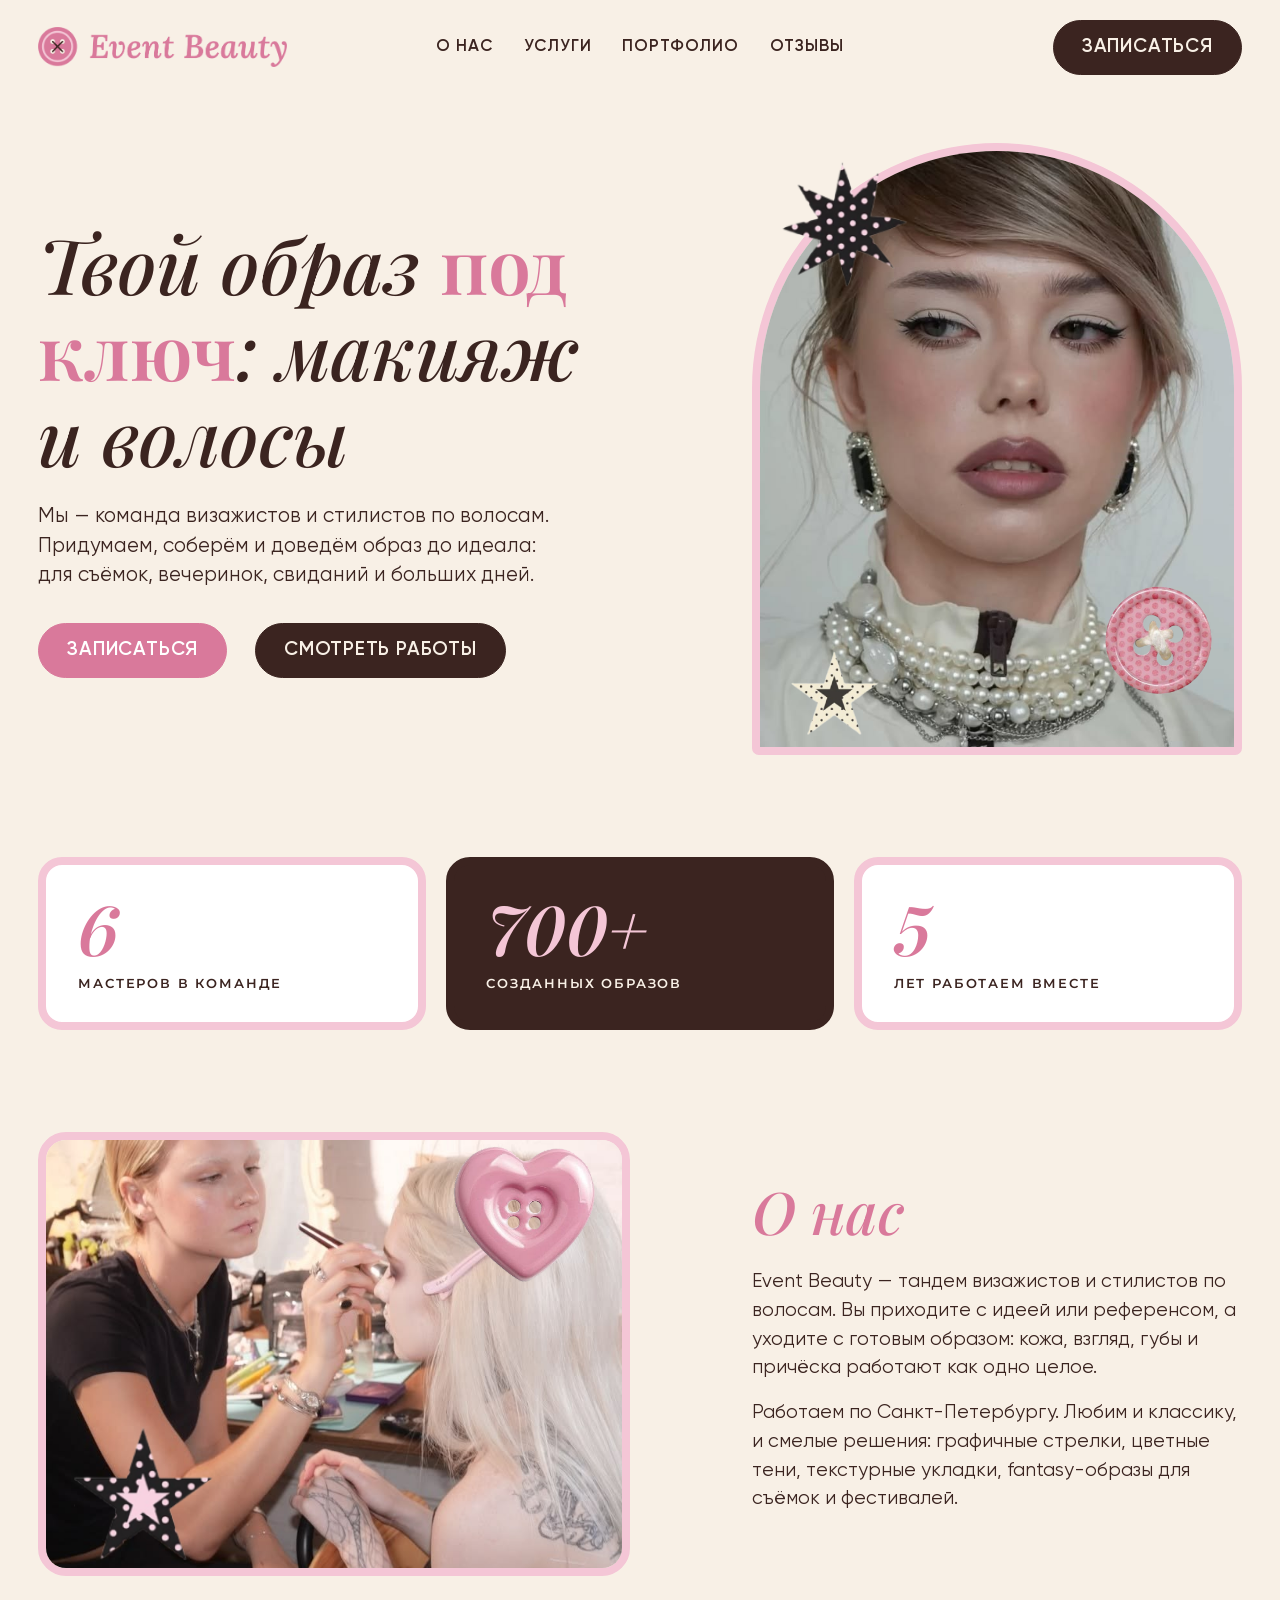
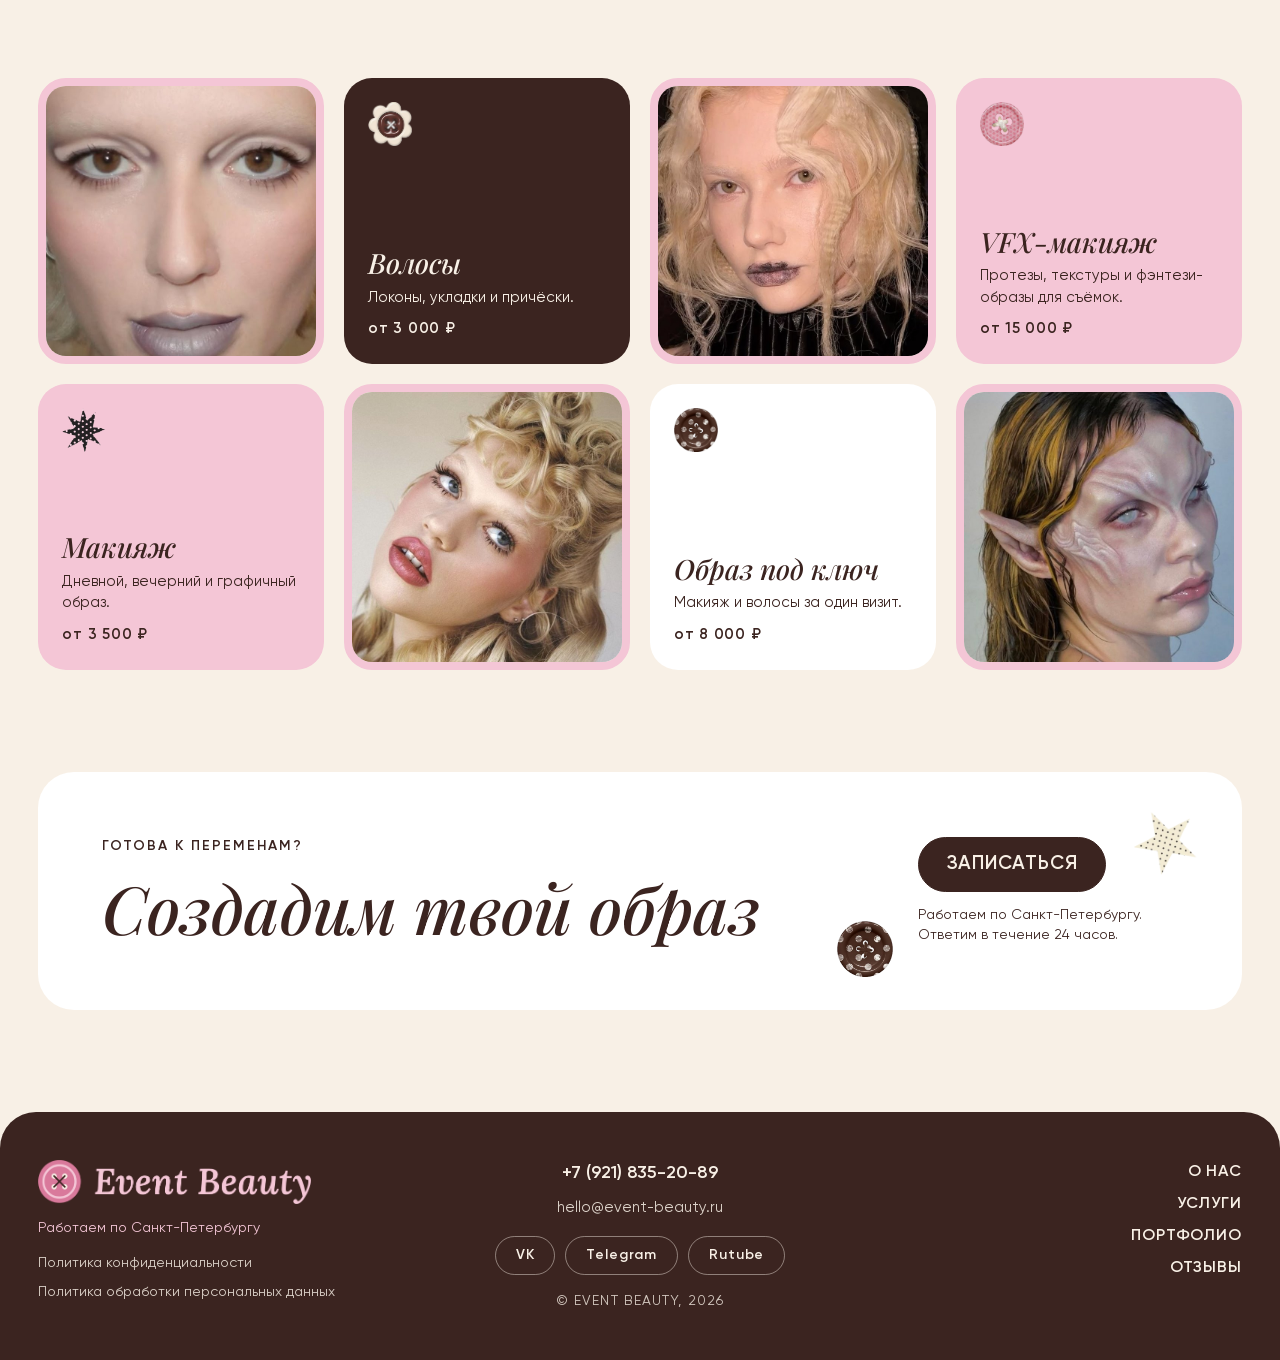
<file: index.html>
<!DOCTYPE html>
<html lang="ru">
<head>
    <meta charset="UTF-8">
    <meta name="viewport" content="width=device-width, initial-scale=1">
    <link rel="icon" type="image/svg+xml" href="images/logo-mark.svg">
    <title>Event Beauty — визажист</title>
    <link rel="preconnect" href="https://fonts.googleapis.com">
    <link rel="preconnect" href="https://fonts.gstatic.com" crossorigin>
    <link href="https://fonts.googleapis.com/css2?family=Playfair+Display:ital,wght@1,500;1,600&family=Playfair+Display:wght@600&family=Montserrat:wght@600;800&display=swap" rel="stylesheet">
    <link rel="stylesheet" href="css/style.css">
</head>
<body class="page-index">
 <div class="wrapper">
  <header class="header">
    <a href="index.html" class="logo header__logo" aria-label="Event Beauty"><img src="images/logo.png" alt="Event Beauty" class="logo__img"></a>
    <nav class="header__nav">
      <ul class="header__list">
        <li><a href="index.html">О нас</a></li>
        <li><a href="#!">Услуги</a></li>
        <li><a href="portfolio.html">Портфолио</a></li>
        <li><a href="#!">Отзывы</a></li>
      </ul>
    </nav>
    <div class="header__cta"><a href="booking.html" class="btn__violet">ЗАПИСАТЬСЯ</a></div>
  </header>
  <main class="main">
    <section class="hero">
      <div class="hero__text c-6">
        <h1 class="hero__title">Твой образ <em>под ключ</em>: макияж и волосы</h1>
        <p class="hero__lead">Мы — команда визажистов и стилистов по волосам. Придумаем, соберём и доведём образ до идеала: для съёмок, вечеринок, свиданий и больших дней.</p>
        <div class="hero__actions">
          <a href="booking.html" class="btn__lime">ЗАПИСАТЬСЯ</a>
          <a href="portfolio.html" class="btn__violet">СМОТРЕТЬ РАБОТЫ</a>
        </div>
      </div>
      <div class="hero__photo c-5">
        <img src="./images/hero.jpg" alt="Макияж с жемчужными акцентами">
        <img src="./images/s1.png" alt="" class="deco deco--star1">
        <img src="./images/b1.png" alt="" class="deco deco--btn1">
        <img src="./images/s2.png" alt="" class="deco deco--star2">
      </div>
    </section>

    <div class="stats">
      <div class="stat c-4"><b>6</b><span>мастеров в команде</span></div>
      <div class="stat c-4"><b>700+</b><span>созданных образов</span></div>
      <div class="stat c-4"><b>5</b><span>лет работаем вместе</span></div>
    </div>

    <section class="about">
      <div class="about__photo c-6">
        <img src="./images/about.jpg" alt="Визажист работает над образом">
        <img src="./images/b2.png" alt="" class="deco deco--btn2">
        <img src="./images/s4.png" alt="" class="deco deco--star3">
      </div>
      <div class="about__text c-5">
        <h2 class="about__title">О нас</h2>
        <p>Event Beauty — тандем визажистов и стилистов по волосам. Вы приходите с идеей или референсом, а уходите с готовым образом: кожа, взгляд, губы и причёска работают как одно целое.</p>
        <p>Работаем по Санкт-Петербургу. Любим и классику, и смелые решения: графичные стрелки, цветные тени, текстурные укладки, fantasy-образы для съёмок и фестивалей.</p>
      </div>
    </section>
    <div class="services">
      <article class="service c-3"><img src="./images/p4.jpg" alt="Макияж" class="service__photo"><div class="service__card"><img src="./images/s1.png" alt="" class="service__icon"><div><h3>Макияж</h3><p>Дневной, вечерний и графичный образ.</p><p class="service__price">от 3 500 ₽</p></div></div></article>
      <article class="service c-3"><div class="service__card service__card--brown"><img src="./images/b4.png" alt="" class="service__icon"><div><h3>Волосы</h3><p>Локоны, укладки и причёски.</p><p class="service__price">от 3 000 ₽</p></div></div><img src="./images/p6.jpg" alt="Волосы" class="service__photo"></article>
      <article class="service c-3"><img src="./images/p3.jpg" alt="Образ под ключ" class="service__photo"><div class="service__card service__card--white"><img src="./images/b3.png" alt="" class="service__icon"><div><h3>Образ под ключ</h3><p>Макияж и волосы за один визит.</p><p class="service__price">от 8 000 ₽</p></div></div></article>
      <article class="service c-3"><div class="service__card"><img src="./images/b1.png" alt="" class="service__icon"><div><h3>VFX-макияж</h3><p>Протезы, текстуры и фэнтези-образы для съёмок.</p><p class="service__price">от 15 000 ₽</p></div></div><img src="./images/p2.jpg" alt="VFX-макияж" class="service__photo"></article>
    </div>

    <section class="have_idea">
      <div class="have_idea__text">
        <p class="have_idea_subtitle">ГОТОВА К ПЕРЕМЕНАМ?</p>
        <h2 class="create">Создадим твой образ</h2>
      </div>
      <div class="have_idea__action">
        <a href="booking.html" class="btn__violet" id="index_btn_bottom">ЗАПИСАТЬСЯ</a>
        <p class="have_idea__note">Работаем по Санкт-Петербургу. Ответим в течение 24 часов.</p>
      </div>
      <img src="./images/s3.png" alt="" class="deco deco--cta1">
      <img src="./images/b3.png" alt="" class="deco deco--cta2">
    </section>
  </main>
 </div>
  <footer class="footer">
   <div class="wrapper">
    <div class="footer_info">
      <div class="footer_left c-4">
        <a href="index.html" class="logo logo--footer" aria-label="Event Beauty"><img src="images/logo-light.png" alt="Event Beauty" class="logo__img"></a>
        <p class="footer_city">Работаем по Санкт-Петербургу</p>
        <ul class="footer__doc">
          <li><a href="#!">Политика конфиденциальности</a></li>
          <li><a href="#!">Политика обработки персональных данных</a></li>
        </ul>
      </div>
      <div class="footer_contacts c-4">
        <a href="tel:+79218352089" class="footer__phone">+7 (921) 835-20-89</a>
        <a href="mailto:hello@event-beauty.ru" class="footer__mail">hello@event-beauty.ru</a>
        <div class="social">
          <a href="#" class="footer-social">VK</a>
          <a href="#" class="footer-social">Telegram</a>
          <a href="#" class="footer-social">Rutube</a>
        </div>
        <p class="footer_copy">© EVENT BEAUTY, 2026</p>
      </div>
      <div class="footer_right c-4">
        <nav class="footer__nav">
          <ul class="footer__list">
            <li><a href="index.html">О НАС</a></li>
            <li><a href="#!">УСЛУГИ</a></li>
            <li><a href="portfolio.html">ПОРТФОЛИО</a></li>
            <li><a href="#!">ОТЗЫВЫ</a></li>
          </ul>
        </nav>
      </div>
    </div>
   </div>
  </footer>
</body>
</html>
</file>
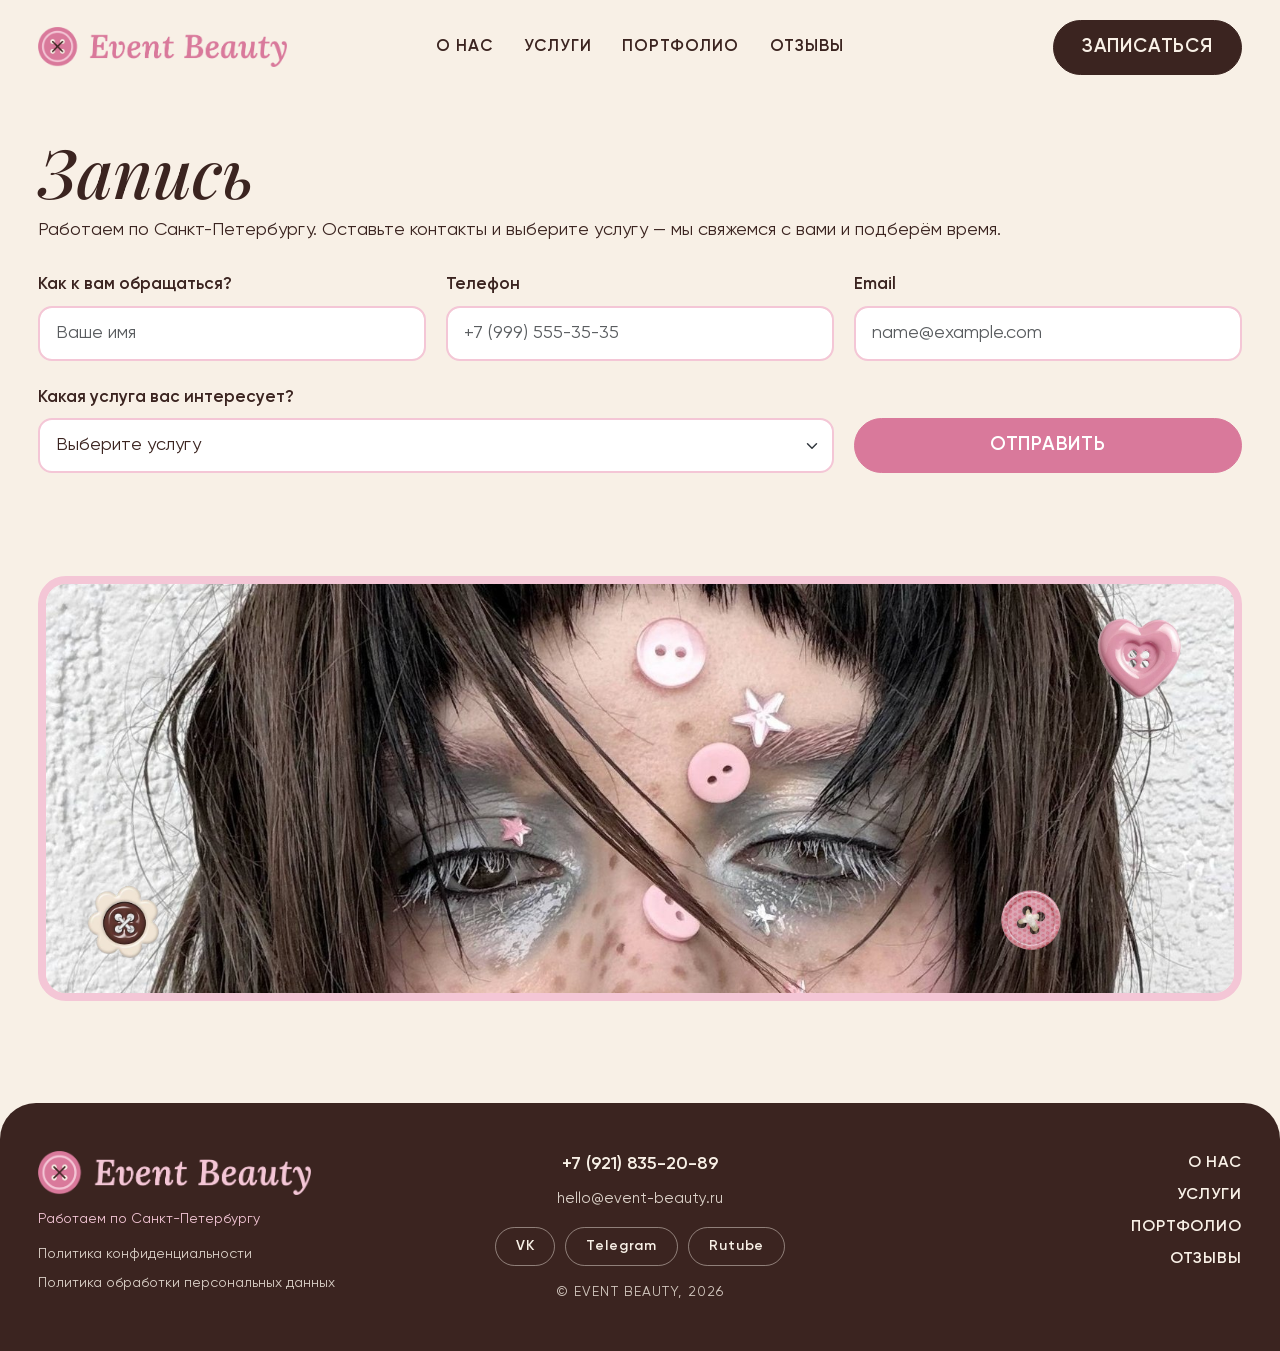
<file: booking.html>
<!DOCTYPE html>
<html lang="ru">
<head>
    <meta charset="UTF-8">
    <meta name="viewport" content="width=device-width, initial-scale=1">
    <link rel="icon" type="image/svg+xml" href="images/logo-mark.svg">
    <title>Запись — Event Beauty</title>
    <link rel="preconnect" href="https://fonts.googleapis.com">
    <link rel="preconnect" href="https://fonts.gstatic.com" crossorigin>
    <link href="https://fonts.googleapis.com/css2?family=Playfair+Display:ital,wght@1,500;1,600&family=Playfair+Display:wght@600&family=Montserrat:wght@600;800&display=swap" rel="stylesheet">
    <link href="https://cdn.jsdelivr.net/npm/bootstrap@5.0.2/dist/css/bootstrap.min.css" rel="stylesheet" integrity="sha384-EVSTQN3/azprG1Anm3QDgpJLIm9Nao0Yz1ztcQTwFspd3yD65VohhpuuCOmLASjC" crossorigin="anonymous">
    <link rel="stylesheet" href="css/style.css">
</head>
<body class="page-booking">
 <div class="wrapper">
  <header class="header">
    <a href="index.html" class="logo header__logo" aria-label="Event Beauty"><img src="images/logo.png" alt="Event Beauty" class="logo__img"></a>
    <nav class="header__nav">
      <ul class="header__list">
        <li><a href="index.html">О нас</a></li>
        <li><a href="#!">Услуги</a></li>
        <li><a href="portfolio.html">Портфолио</a></li>
        <li><a href="#!">Отзывы</a></li>
      </ul>
    </nav>
    <div class="header__cta"><a href="booking.html" class="btn__violet">ЗАПИСАТЬСЯ</a></div>
  </header>
  <main class="main">
    <div class="form_page">
      <h1 class="form_title">Запись</h1>
      <p class="form_lead">Работаем по Санкт-Петербургу. Оставьте контакты и выберите услугу — мы свяжемся с вами и подберём время.</p>
      <form class="form" id="booking-form" action="#">
        <div class="row">
          <div class="col-12 col-md-4"><label for="b_name" class="form-label">Как к вам обращаться?</label><input type="text" class="form-control" id="b_name" placeholder="Ваше имя" autocomplete="given-name" required minlength="2" maxlength="40" pattern="[A-Za-zА-Яа-яЁё]+([ '\-][A-Za-zА-Яа-яЁё]+)*" title="Только буквы, пробел и дефис"><div class="invalid-feedback">Только буквы, пробел и дефис, минимум 2 символа</div></div>
          <div class="col-12 col-md-4"><label for="b_phone" class="form-label">Телефон</label><input type="tel" class="form-control" id="b_phone" placeholder="+7 (999) 555-35-35" inputmode="tel" autocomplete="tel" required pattern="(\+7|7|8)([\s\-\(\)]*[0-9]){10}" title="Введите номер полностью: +7 (999) 555-35-35"><div class="invalid-feedback">Введите номер полностью: +7 (999) 555-35-35</div></div>
          <div class="col-12 col-md-4"><label for="b_mail" class="form-label">Email</label><input type="email" class="form-control" id="b_mail" placeholder="name@example.com" autocomplete="email" required pattern="[A-Za-z0-9._%+\-]+@[A-Za-z0-9\-]+(\.[A-Za-z0-9\-]+)*\.[A-Za-z]{2,}" title="Например: name@example.com"><div class="invalid-feedback">Проверьте email, например name@example.com</div></div>
          <div class="col-12 col-md-8"><label for="b_service" class="form-label">Какая услуга вас интересует?</label>
            <select class="form-select" id="b_service" required><option value="" selected disabled>Выберите услугу</option><option value="Макияж">Макияж</option><option value="Волосы">Волосы</option><option value="Образ под ключ">Образ под ключ (макияж + волосы)</option><option value="VFX-макияж">VFX-макияж</option></select></div>
          <div class="col-12 col-md-4 form_send_col"><button type="submit" class="btn__lime w-100" id="btn_send">ОТПРАВИТЬ</button></div></div>
        </form>
      </div>
      <div class="form_frame"><img src="./images/banner.jpg" alt="">
        <img src="./images/b2.png" alt="" class="deco deco--f1">
        <img src="./images/b4.png" alt="" class="deco deco--f2">
        <img src="./images/b1.png" alt="" class="deco deco--f3">
      </div>
  </main>
    <div class="modal" id="my-modal" aria-hidden="true">
      <div class="modal__box" role="dialog" aria-modal="true" aria-labelledby="popup1">
        <img src="./images/b1.png" alt="" class="deco modal__deco modal__deco--btn">
        <button class="modal__close-btn" id="close-my-modal-btn" aria-label="Закрыть">
          <svg width="13" height="15" viewBox="0 0 23 25" fill="none" xmlns="http://www.w3.org/2000/svg"><path d="M2.09082 0.03125L22.9999 22.0294L20.909 24.2292L-8.73579e-05 2.23106L2.09082 0.03125Z"/><path d="M0 22.0295L20.9091 0.0314368L23 2.23125L2.09091 24.2294L0 22.0295Z"/></svg>
        </button>
        <h2 id="popup1">Мы получили вашу заявку!</h2>
        <p id="popup2">Мы свяжемся с вами в течение 24 часов и&nbsp;подберём удобное время.</p>
      </div>
    </div>
 </div>
  <footer class="footer">
   <div class="wrapper">
    <div class="footer_info">
      <div class="footer_left c-4">
        <a href="index.html" class="logo logo--footer" aria-label="Event Beauty"><img src="images/logo-light.png" alt="Event Beauty" class="logo__img"></a>
        <p class="footer_city">Работаем по Санкт-Петербургу</p>
        <ul class="footer__doc">
          <li><a href="#!">Политика конфиденциальности</a></li>
          <li><a href="#!">Политика обработки персональных данных</a></li>
        </ul>
      </div>
      <div class="footer_contacts c-4">
        <a href="tel:+79218352089" class="footer__phone">+7 (921) 835-20-89</a>
        <a href="mailto:hello@event-beauty.ru" class="footer__mail">hello@event-beauty.ru</a>
        <div class="social">
          <a href="#" class="footer-social">VK</a>
          <a href="#" class="footer-social">Telegram</a>
          <a href="#" class="footer-social">Rutube</a>
        </div>
        <p class="footer_copy">© EVENT BEAUTY, 2026</p>
      </div>
      <div class="footer_right c-4">
        <nav class="footer__nav">
          <ul class="footer__list">
            <li><a href="index.html">О НАС</a></li>
            <li><a href="#!">УСЛУГИ</a></li>
            <li><a href="portfolio.html">ПОРТФОЛИО</a></li>
            <li><a href="#!">ОТЗЫВЫ</a></li>
          </ul>
        </nav>
      </div>
    </div>
   </div>
  </footer>
  <script defer src="js/pop-up.js"></script>
</body>
</html>
</file>
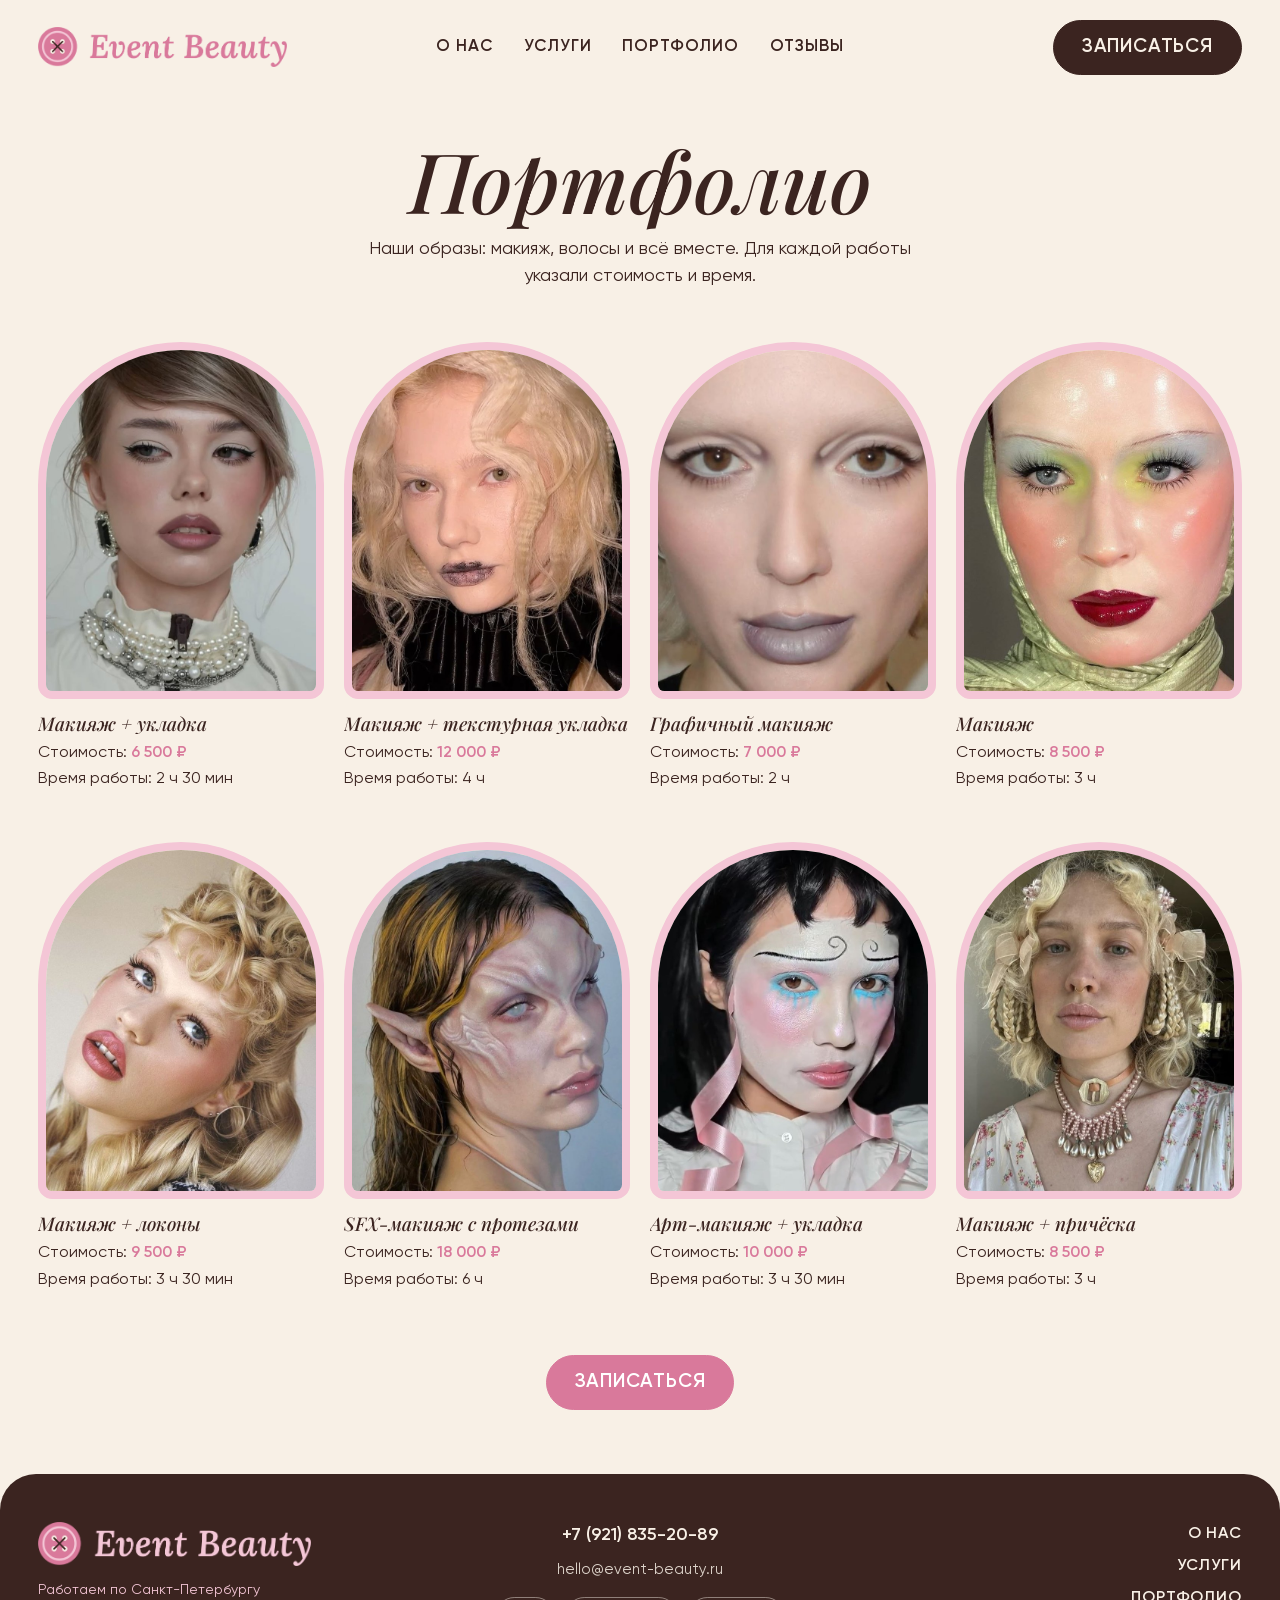
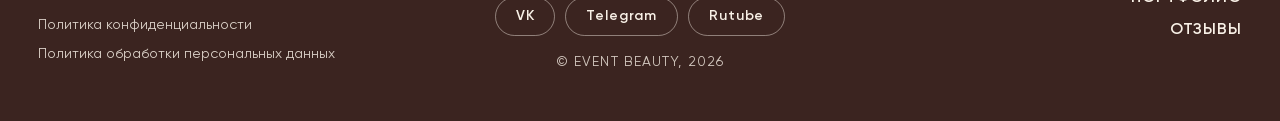
<file: portfolio.html>
<!DOCTYPE html>
<html lang="ru">
<head>
    <meta charset="UTF-8">
    <meta name="viewport" content="width=device-width, initial-scale=1">
    <link rel="icon" type="image/svg+xml" href="images/logo-mark.svg">
    <title>Портфолио — Event Beauty</title>
    <link rel="preconnect" href="https://fonts.googleapis.com">
    <link rel="preconnect" href="https://fonts.gstatic.com" crossorigin>
    <link href="https://fonts.googleapis.com/css2?family=Playfair+Display:ital,wght@1,500;1,600&family=Playfair+Display:wght@600&family=Montserrat:wght@600;800&display=swap" rel="stylesheet">
    <link rel="stylesheet" href="css/style.css">
</head>
<body class="page-portfolio">
 <div class="wrapper">
  <header class="header">
    <a href="index.html" class="logo header__logo" aria-label="Event Beauty"><img src="images/logo.png" alt="Event Beauty" class="logo__img"></a>
    <nav class="header__nav">
      <ul class="header__list">
        <li><a href="index.html">О нас</a></li>
        <li><a href="#!">Услуги</a></li>
        <li><a href="portfolio.html">Портфолио</a></li>
        <li><a href="#!">Отзывы</a></li>
      </ul>
    </nav>
    <div class="header__cta"><a href="booking.html" class="btn__violet">ЗАПИСАТЬСЯ</a></div>
  </header>
  <main class="main">
    <section class="page_head"><h1>Портфолио</h1><p>Наши образы: макияж, волосы и всё вместе. Для каждой работы указали стоимость и время.</p></section>
    <div class="portfolio_cards">
      <div class="portfolio_card">
        <img src="./images/p1.jpg" alt="Макияж + укладка" class="image_portfolio">
        <div class="info_portfolio"><div class="portfolio_name_and_btn">
          <h2 class="portfolio_name">Макияж + укладка</h2>
          <p class="portfolio_meta"><span>Стоимость: <b>6 500 ₽</b></span><span>Время работы: 2 ч 30 мин</span></p>
        </div></div>
      </div>
      <div class="portfolio_card">
        <img src="./images/p3.jpg" alt="Макияж + текстурная укладка" class="image_portfolio">
        <div class="info_portfolio"><div class="portfolio_name_and_btn">
          <h2 class="portfolio_name">Макияж + текстурная укладка</h2>
          <p class="portfolio_meta"><span>Стоимость: <b>12 000 ₽</b></span><span>Время работы: 4 ч</span></p>
        </div></div>
      </div>
      <div class="portfolio_card">
        <img src="./images/p4.jpg" alt="Графичный макияж" class="image_portfolio">
        <div class="info_portfolio"><div class="portfolio_name_and_btn">
          <h2 class="portfolio_name">Графичный макияж</h2>
          <p class="portfolio_meta"><span>Стоимость: <b>7 000 ₽</b></span><span>Время работы: 2 ч</span></p>
        </div></div>
      </div>
      <div class="portfolio_card">
        <img src="./images/p5.jpg" alt="Макияж" class="image_portfolio">
        <div class="info_portfolio"><div class="portfolio_name_and_btn">
          <h2 class="portfolio_name">Макияж</h2>
          <p class="portfolio_meta"><span>Стоимость: <b>8 500 ₽</b></span><span>Время работы: 3 ч</span></p>
        </div></div>
      </div>
      <div class="portfolio_card">
        <img src="./images/p6.jpg" alt="Макияж + локоны" class="image_portfolio">
        <div class="info_portfolio"><div class="portfolio_name_and_btn">
          <h2 class="portfolio_name">Макияж + локоны</h2>
          <p class="portfolio_meta"><span>Стоимость: <b>9 500 ₽</b></span><span>Время работы: 3 ч 30 мин</span></p>
        </div></div>
      </div>
      <div class="portfolio_card">
        <img src="./images/p2.jpg" alt="SFX-макияж с протезами" class="image_portfolio">
        <div class="info_portfolio"><div class="portfolio_name_and_btn">
          <h2 class="portfolio_name">SFX-макияж с протезами</h2>
          <p class="portfolio_meta"><span>Стоимость: <b>18 000 ₽</b></span><span>Время работы: 6 ч</span></p>
        </div></div>
      </div>
      <div class="portfolio_card">
        <img src="./images/p7.jpg" alt="Арт-макияж + укладка" class="image_portfolio">
        <div class="info_portfolio"><div class="portfolio_name_and_btn">
          <h2 class="portfolio_name">Арт-макияж + укладка</h2>
          <p class="portfolio_meta"><span>Стоимость: <b>10 000 ₽</b></span><span>Время работы: 3 ч 30 мин</span></p>
        </div></div>
      </div>
      <div class="portfolio_card">
        <img src="./images/p8.jpg" alt="Макияж + причёска" class="image_portfolio">
        <div class="info_portfolio"><div class="portfolio_name_and_btn">
          <h2 class="portfolio_name">Макияж + причёска</h2>
          <p class="portfolio_meta"><span>Стоимость: <b>8 500 ₽</b></span><span>Время работы: 3 ч</span></p>
        </div></div>
      </div>
    </div>
    <div class="cta_row"><a href="booking.html" class="btn__lime" id="portfolio_btn_bottom">ЗАПИСАТЬСЯ</a></div>
  </main>
 </div>
  <footer class="footer">
   <div class="wrapper">
    <div class="footer_info">
      <div class="footer_left c-4">
        <a href="index.html" class="logo logo--footer" aria-label="Event Beauty"><img src="images/logo-light.png" alt="Event Beauty" class="logo__img"></a>
        <p class="footer_city">Работаем по Санкт-Петербургу</p>
        <ul class="footer__doc">
          <li><a href="#!">Политика конфиденциальности</a></li>
          <li><a href="#!">Политика обработки персональных данных</a></li>
        </ul>
      </div>
      <div class="footer_contacts c-4">
        <a href="tel:+79218352089" class="footer__phone">+7 (921) 835-20-89</a>
        <a href="mailto:hello@event-beauty.ru" class="footer__mail">hello@event-beauty.ru</a>
        <div class="social">
          <a href="#" class="footer-social">VK</a>
          <a href="#" class="footer-social">Telegram</a>
          <a href="#" class="footer-social">Rutube</a>
        </div>
        <p class="footer_copy">© EVENT BEAUTY, 2026</p>
      </div>
      <div class="footer_right c-4">
        <nav class="footer__nav">
          <ul class="footer__list">
            <li><a href="index.html">О НАС</a></li>
            <li><a href="#!">УСЛУГИ</a></li>
            <li><a href="portfolio.html">ПОРТФОЛИО</a></li>
            <li><a href="#!">ОТЗЫВЫ</a></li>
          </ul>
        </nav>
      </div>
    </div>
   </div>
  </footer>
</body>
</html>
</file>
<file: css/style.css>
:root {
    --white: #ffffff;
    --black: #000000;
    /*pink*/
    --light-pink: #f4c6d6;
    --basic-pink: #d9799b;
    --dark-pink: #b83e6b;
    /*brown*/
    --dark-brown: #3b2420;
    --medium-brown: #8e6e67;
    /*cream*/
    --cream: #f8f0e6;
    /*layout*/
    --frame: 8px;
    --space-section: clamp(64px, 8vw, 112px);
    --space-title: clamp(32px, 4vw, 56px);
    --space-action: clamp(40px, 5vw, 72px);
    /*font*/
    --script: "Playfair Display", Georgia, serif;
}

/*fonts*/
@font-face {
    font-family: "Gilroy";
    font-weight: 400;
    font-display: swap;
    src: local("Gilroy-Regular"),
        url("../fonts/Gilroy-Regular.woff2") format("woff2"),
        url("../fonts/Gilroy-Regular.woff") format("woff");
}

@font-face {
    font-family: "Gilroy";
    font-weight: 500;
    font-display: swap;
    src: local("Gilroy-Medium"),
        url("../fonts/Gilroy-Medium.woff2") format("woff2"),
        url("../fonts/Gilroy-Medium.woff") format("woff");
}

@font-face {
    font-family: "Gilroy";
    font-weight: 600;
    font-display: swap;
    src: local("Gilroy-Semibold"),
        url("../fonts/Gilroy-Semibold.woff2") format("woff2"),
        url("../fonts/Gilroy-Semibold.woff") format("woff");
}

/*base*/
*,
*::before,
*::after {
    box-sizing: border-box;
}

body {
    margin: 0;
    background: var(--cream);
    color: var(--dark-brown);
    font-family: Gilroy, sans-serif;
    font-size: 16px;
    font-weight: 400;
    line-height: 1.5;
    overflow-x: hidden;
    min-height: 100vh;
    display: flex;
    flex-direction: column;
}

body > .wrapper {
    flex: 1 0 auto;
}

img {
    max-width: 100%;
    height: auto;
}

a {
    color: var(--dark-brown);
    text-decoration: none;
}

ul {
    list-style: none;
    padding: 0;
    margin: 0;
}

h1,
h2,
h3,
h4 {
    font-family: var(--script);
    font-style: italic;
    font-weight: 500;
    margin: 0;
    line-height: 1.12;
}

/*grid*/
.wrapper {
    --pad: clamp(16px, 3vw, 40px);
    width: 100%;
    max-width: calc(1360px + 2 * var(--pad));
    margin: 0 auto;
    padding: 0 var(--pad);
}

.c-3 {
    flex: 0 0 calc((100% - 220px) / 12 * 3 + 40px);
    max-width: 100%;
}

.c-4 {
    flex: 0 0 calc((100% - 220px) / 12 * 4 + 60px);
    max-width: 100%;
}

.c-5 {
    flex: 0 0 calc((100% - 220px) / 12 * 5 + 80px);
    max-width: 100%;
}

.c-6 {
    flex: 0 0 calc((100% - 220px) / 12 * 6 + 100px);
    max-width: 100%;
}

@media (max-width: 900px) {
    .c-3,
    .c-4,
    .c-5,
    .c-6 {
        flex-basis: 100%;
    }
}

/*buttons*/
.btn__violet,
.btn__lime {
    display: flex;
    justify-content: center;
    align-items: center;
    white-space: nowrap;
    padding: 12px 28px;
    border-radius: 999px;
    font-family: Gilroy;
    font-weight: 600;
    font-size: clamp(16px, 1.5vw, 20px);
    letter-spacing: .04em;
}

.btn__violet {
    background: var(--dark-brown);
    color: var(--cream) !important;
    border: 1px solid var(--dark-brown);
}

.btn__violet:hover {
    background: var(--basic-pink);
    border: 1px solid var(--basic-pink);
}

.btn__violet:active {
    background: var(--dark-pink);
    border: 1px solid var(--dark-pink);
}

.btn__lime {
    background: var(--basic-pink);
    color: var(--white) !important;
    border: 1px solid var(--basic-pink);
}

.btn__lime:hover {
    background: var(--dark-brown);
    border: 1px solid var(--dark-brown);
}

.btn__lime:active {
    background: var(--black);
}

/*logo*/
.logo {
    display: inline-flex;
    align-items: center;
}

.logo__img {
    display: block;
    width: auto;
    height: 40px;
}

.logo--footer .logo__img {
    height: 44px;
}

@media (max-width: 820px) {
    .header .logo__img {
        height: 34px;
    }
}

@media (max-width: 480px) {
    .header .logo__img {
        height: 26px;
    }

    .header {
        gap: 10px;
    }

    .header__cta .btn__violet {
        padding: 8px 14px;
        font-size: 13px;
    }
}

@media (max-width: 400px) {
    .header .logo__img {
        height: 22px;
    }

    .header {
        gap: 8px;
    }

    .header__cta .btn__violet {
        padding: 8px 10px;
        font-size: 12px;
    }
}

/*header*/
.header {
    position: relative;
    display: flex;
    flex-wrap: nowrap;
    align-items: center;
    gap: 16px 24px;
    padding: 20px 0;
}

.header__nav {
    order: 2;
    flex: 1 1 auto;
    display: flex;
    justify-content: center;
}

.header__logo {
    order: 1;
    flex: 0 0 auto;
}

.header__cta {
    order: 3;
    flex: 0 0 auto;
    display: flex;
    justify-content: flex-end;
}

.header__list {
    display: flex;
    flex-wrap: wrap;
    gap: 6px clamp(14px, 2.4vw, 36px);
}

.header__nav a {
    font-size: clamp(13px, 1.3vw, 18px);
    font-weight: 600;
    letter-spacing: .06em;
    text-transform: uppercase;
}

.header__nav a:hover {
    color: var(--basic-pink);
}

@media (max-width: 820px) {
    .header__logo {
        margin-right: auto;
    }

    .header__cta {
        order: 2;
    }

    .header__cta .btn__violet {
        padding: 10px 18px;
        font-size: 14px;
    }

    .header {
        flex-wrap: wrap;
    }

    .header__nav {
        order: 3;
        flex: 1 1 100%;
    }
}

@media (min-width: 821px) {
    .header {
        column-gap: 20px;
    }

    .header__logo {
        flex: 0 0 calc((100% - 220px) / 12 * 3 + 40px);
    }

    .header__nav {
        flex: 0 0 calc((100% - 220px) / 12 * 6 + 100px);
    }

    .header__cta {
        flex: 0 0 calc((100% - 220px) / 12 * 3 + 40px);
    }
}

/*footer*/
.footer {
    margin-top: 0;
    padding: clamp(28px, 4vw, 48px) 0;
    background: var(--dark-brown);
    color: var(--cream);
    border-radius: 36px 36px 0 0;
}

.footer a {
    color: var(--cream);
}

.footer a:hover {
    color: var(--light-pink);
}

.footer_info {
    display: flex;
    flex-wrap: wrap;
    justify-content: space-between;
    align-items: flex-start;
    gap: 36px 20px;
}

.footer_left {
    display: flex;
    flex-direction: column;
    align-items: flex-start;
    gap: 14px;
}

.footer_city {
    margin: 0;
    font-size: 14px;
    color: var(--light-pink);
}

.footer__doc {
    display: flex;
    flex-direction: column;
    gap: 8px;
    font-size: 14px;
    opacity: .85;
}

.footer_contacts {
    display: flex;
    flex-direction: column;
    align-items: center;
    gap: 10px;
    text-align: center;
}

.footer__phone {
    font-size: 18px;
    font-weight: 600;
}

.footer__mail {
    font-size: 15px;
    opacity: .85;
}

.social {
    display: flex;
    flex-wrap: wrap;
    justify-content: center;
    gap: 10px;
    margin-top: 6px;
}

.footer .footer-social {
    padding: 8px 20px;
    border: 1px solid rgba(248, 240, 230, .45);
    border-radius: 999px;
    font-size: 14px;
    font-weight: 600;
    letter-spacing: .06em;
}

.footer .footer-social:hover {
    background: var(--light-pink);
    border: 1px solid var(--light-pink);
    color: var(--dark-brown);
}

.footer_right {
    display: flex;
    justify-content: flex-end;
}

.footer__list {
    display: flex;
    flex-direction: column;
    gap: 8px;
    font-weight: 600;
    letter-spacing: .05em;
    text-align: right;
}

.footer_copy {
    margin: 6px 0 0;
    font-size: 14px;
    letter-spacing: .08em;
    opacity: .8;
}

@media (max-width: 900px) {
    .footer_left {
        align-items: center;
        text-align: center;
    }

    .footer_right {
        justify-content: center;
    }

    .footer__list {
        text-align: center;
    }
}

/*main page*/
@media (max-width: 900px) {
    .hero__photo,
    .about__photo {
        max-width: 520px;
        margin: 0 auto;
    }
}

.hero {
    display: flex;
    flex-wrap: wrap;
    justify-content: space-between;
    align-items: center;
    gap: 40px 20px;
    padding: clamp(16px, 4vw, 48px) 0 0;
}

.hero__title {
    font-size: clamp(40px, 6vw, 84px);
    color: var(--dark-brown);
}

.hero__title em {
    font-style: normal;
    font-weight: 600;
    color: var(--basic-pink);
}

.hero__lead {
    max-width: 520px;
    margin: 24px 0 32px;
    font-size: clamp(17px, 1.6vw, 21px);
    line-height: 1.45;
}

.hero__actions {
    display: flex;
    flex-wrap: wrap;
    align-items: center;
    gap: 20px 28px;
}

.hero__photo {
    position: relative;
}

.hero__photo > img:first-child {
    display: block;
    width: 100%;
    aspect-ratio: 4 / 5;
    object-fit: cover;
    border-radius: 999px 999px 28px 28px;
    border: var(--frame) solid var(--light-pink);
}

.stats {
    display: flex;
    flex-wrap: wrap;
    justify-content: space-between;
    gap: 20px;
    font-family: "Montserrat", Gilroy, sans-serif;
}

.stat {
    display: flex;
    flex-direction: column;
    gap: 12px;
    padding: 28px 32px;
    background: var(--white);
    border: var(--frame) solid var(--light-pink);
    border-radius: 24px;
}

.stat b {
    font-family: var(--script);
    font-style: italic;
    font-weight: 600;
    font-variant-numeric: lining-nums;
    font-size: clamp(48px, 5.4vw, 76px);
    line-height: 1;
    color: var(--basic-pink);
}

.stat span {
    font-weight: 600;
    font-size: 13px;
    letter-spacing: .14em;
    text-transform: uppercase;
}

.stat:nth-child(2) {
    background: var(--dark-brown);
    border: var(--frame) solid var(--dark-brown);
    color: var(--cream);
}

.stat:nth-child(2) b {
    color: var(--light-pink);
}

.about {
    display: flex;
    flex-wrap: wrap;
    justify-content: space-between;
    align-items: center;
    gap: 40px 20px;
}

.about__title,
.section_title {
    font-size: clamp(36px, 4.6vw, 64px);
    color: var(--basic-pink);
    margin-bottom: 24px;
}

.about__text p {
    max-width: 560px;
    font-size: clamp(17px, 1.5vw, 20px);
    line-height: 1.5;
    margin: 0 0 16px;
}

.about__photo {
    position: relative;
}

.about__photo > img:first-child {
    display: block;
    width: 100%;
    aspect-ratio: 4 / 3;
    object-fit: cover;
    border-radius: 28px;
    border: var(--frame) solid var(--light-pink);
}

.section_title {
    text-align: center;
}

.services {
    display: flex;
    flex-wrap: wrap;
    justify-content: space-between;
    gap: 20px;
}

.service {
    display: flex;
    flex-direction: column;
    gap: 20px;
}

.service__photo {
    display: block;
    width: 100%;
    aspect-ratio: 1;
    object-fit: cover;
    border-radius: 28px;
    border: var(--frame) solid var(--light-pink);
}

.service__card {
    position: relative;
    display: flex;
    flex-direction: column;
    justify-content: space-between;
    gap: 16px;
    aspect-ratio: 1;
    padding: 24px;
    border-radius: 28px;
    background: var(--light-pink);
}

.service__card--brown {
    background: var(--dark-brown);
    color: var(--cream);
}

.service__card--white {
    background: var(--white);
}

.service__icon {
    width: 44px;
    height: auto;
    animation: deco-spin 20s linear infinite;
}

.service__card h3 {
    font-size: 28px;
    margin-bottom: 8px;
}

.service__card p {
    margin: 0;
    font-size: 15px;
    line-height: 1.45;
}

.service__price {
    margin-top: 10px !important;
    font-weight: 600;
    letter-spacing: .05em;
}

@media (max-width: 900px) {
    .service {
        max-width: 560px;
        margin: 0 auto;
    }
}

@media (prefers-reduced-motion: reduce) {
    .service__icon {
        animation: none;
    }
}

.have_idea {
    position: relative;
    display: flex;
    flex-wrap: wrap;
    justify-content: space-between;
    align-items: center;
    gap: 28px 40px;
    padding: clamp(36px, 5vw, 72px);
    background: var(--white);
    border-radius: 36px;
}

.have_idea__text {
    flex: 1 1 380px;
}

.have_idea_subtitle {
    margin: 0 0 14px;
    font-weight: 600;
    letter-spacing: .14em;
    font-size: 14px;
}

.create {
    font-size: clamp(34px, 5.2vw, 72px);
    color: var(--dark-brown);
}

.have_idea__action {
    display: flex;
    flex-direction: column;
    align-items: flex-start;
    gap: 14px;
    max-width: 260px;
}

.have_idea__note {
    margin: 0;
    font-size: 14px;
    line-height: 1.4;
}

.about__actions {
    display: flex;
    flex-wrap: wrap;
    align-items: center;
    gap: 16px 28px;
    margin-top: 24px;
}

/*decor and animation*/
.deco {
    position: absolute;
    pointer-events: none;
    animation: deco-spin 18s linear infinite;
}

.deco--star1 {
    width: 26%;
    top: 3%;
    left: 6%;
    animation-duration: 16s;
}

.deco--btn1 {
    width: 22%;
    bottom: 10%;
    right: 6%;
    animation-duration: 24s;
    animation-direction: reverse;
}

.deco--star2 {
    width: 18%;
    bottom: 3%;
    left: 8%;
    animation-duration: 20s;
    animation-direction: reverse;
}

@keyframes deco-spin {
    to {
        transform: rotate(360deg);
    }
}

@media (prefers-reduced-motion: reduce) {
    .deco {
        animation: none;
    }
}

.deco--btn2 {
    width: 24%;
    top: 3%;
    right: 6%;
    animation-duration: 26s;
}

.deco--star3 {
    width: 24%;
    bottom: 3%;
    left: 6%;
    animation-duration: 15s;
    animation-direction: reverse;
}

.deco--cta1 {
    width: 64px;
    top: 40px;
    right: 44px;
    animation-duration: 17s;
}

.deco--cta2 {
    width: 56px;
    bottom: 14%;
    right: 29%;
    animation-duration: 23s;
    animation-direction: reverse;
}

.deco--f1 {
    width: 7%;
    top: 10%;
    right: 5%;
    animation-duration: 22s;
}

.deco--f2 {
    width: 6%;
    bottom: 10%;
    left: 4%;
    animation-duration: 28s;
    animation-direction: reverse;
}

.deco--f3 {
    width: 5%;
    bottom: 12%;
    right: 15%;
    animation-duration: 20s;
}

/*inner pages*/
.page_head {
    display: flex;
    flex-direction: column;
    align-items: center;
    gap: 10px;
    padding: clamp(16px, 3vw, 40px) 0 0;
    text-align: center;
}

.page_head h1 {
    font-size: clamp(44px, 6.5vw, 88px);
    color: var(--dark-brown);
}

.page_head p {
    margin: 0;
    max-width: 560px;
    font-size: 18px;
    line-height: 1.5;
}

.cta_row {
    display: flex;
    justify-content: center;
}

/*portfolio page*/
.portfolio_cards {
    display: grid;
    grid-template-columns: repeat(12, minmax(0, 1fr));
    column-gap: 20px;
    row-gap: clamp(32px, 4vw, 56px);
    --cards-w: min(calc(100vw - 2 * clamp(16px, 3vw, 40px)), 1360px);
}

.portfolio_card {
    grid-column: span 3;
    display: grid;
    align-content: start;
    gap: 14px;
}

@media (max-width: 1000px) {
    .portfolio_card {
        grid-column: span 6;
    }
}

@media (max-width: 560px) {
    .portfolio_card {
        grid-column: span 12;
    }
}

.image_portfolio {
    display: block;
    width: 100%;
    aspect-ratio: 4 / 5;
    object-fit: cover;
    border-radius: 200px 200px 20px 20px;
    border: var(--frame) solid var(--light-pink);
}

.portfolio_name_and_btn {
    display: grid;
    gap: 8px;
    justify-items: start;
}

.portfolio_name {
    font-size: clamp(16px, calc(var(--cards-w) * .0165 - .99px), 26px);
    white-space: nowrap;
    overflow: hidden;
    text-overflow: ellipsis;
    max-width: 100%;
    color: var(--dark-brown);
}

@media (max-width: 1000px) {
    .portfolio_name {
        font-size: clamp(16px, calc(var(--cards-w) * .033 - .66px), 26px);
    }
}

@media (max-width: 560px) {
    .portfolio_name {
        font-size: clamp(16px, calc(var(--cards-w) * .066), 26px);
    }
}

.portfolio_meta {
    margin: 0;
    display: grid;
    gap: 4px;
    font-size: 16px;
    line-height: 1.4;
}

.portfolio_meta b {
    color: var(--basic-pink);
    font-weight: 600;
}

/*booking form*/
.form_page {
    padding: clamp(8px, 3vw, 40px) 0 0;
}

.form_title {
    font-size: clamp(40px, 5.5vw, 68px);
    color: var(--dark-brown);
    margin-bottom: 8px;
}

.form_lead {
    margin: 0 0 28px;
    font-size: 18px;
    line-height: 1.5;
}

.form_frame {
    position: relative;
    margin-top: clamp(32px, 5vw, 64px);
}

.form_frame > img:first-child {
    display: block;
    width: 100%;
    aspect-ratio: 1919 / 678;
    object-fit: cover;
    border-radius: 28px;
    border: var(--frame) solid var(--light-pink);
}

.form-label {
    color: var(--dark-brown) !important;
    font-weight: 600;
    font-size: 17px;
}

.form-control,
.form-select {
    font-family: Gilroy;
    font-size: 18px;
    color: var(--dark-brown) !important;
    background-color: var(--white);
    border: 2px solid var(--light-pink);
    border-radius: 14px;
    box-shadow: none !important;
    padding: 12px 16px;
}

.form-control:hover,
.form-select:hover,
.form-control:focus,
.form-select:focus {
    border-color: var(--basic-pink);
    background-color: var(--white);
}

.invalid-feedback {
    display: none;
    margin-top: 6px;
    font-size: 14px;
    color: var(--dark-pink);
}

.form-control:invalid:not(:placeholder-shown) {
    border-color: var(--dark-pink) !important;
}

.form-control:invalid:not(:placeholder-shown) ~ .invalid-feedback {
    display: block;
}

.form_btn {
    display: flex;
    margin-top: 28px;
}

#btn_send {
    height: 55px;
    padding: 0 20px;
    cursor: pointer;
}

.form_send_col {
    padding-top: 0;
}

@media (min-width: 768px) {
    .form_send_col {
        padding-top: 33.5px;
    }
}

.form .row {
    --bs-gutter-x: 20px;
    --bs-gutter-y: 24px;
}

.form_page {
    margin-bottom: var(--space-section);
}

/*popup*/
.modal {
    position: fixed;
    inset: 0;
    z-index: 99998;
    display: flex;
    align-items: center;
    justify-content: center;
    padding: 40px 24px;
    background: rgba(59, 36, 32, .55);
    backdrop-filter: blur(4px);
    overflow-y: auto;
    visibility: hidden;
    opacity: 0;
    transition: opacity .35s, visibility .35s;
}

.modal__box {
    position: relative;
    width: 100%;
    max-width: 520px;
    margin: auto;
    padding: 52px 40px 44px;
    text-align: center;
    background: var(--cream);
    border: var(--frame) solid var(--light-pink);
    border-radius: 36px;
    transform: translateY(24px) scale(.96);
    transition: transform .45s;
}

.modal.open {
    visibility: visible;
    opacity: 1;
}

.modal.open .modal__box {
    transform: none;
}

.modal__deco--btn {
    width: 64px;
    top: -40px;
    left: 50%;
    margin-left: -32px;
}

#popup1 {
    font-family: var(--script);
    font-style: italic;
    font-size: clamp(20px, 5.2vw, 30px);
    white-space: nowrap;
    color: var(--basic-pink);
}

#popup2 {
    margin: 14px auto 0;
    max-width: 380px;
    line-height: 1.5;
}

.modal__close-btn {
    position: absolute;
    top: 12px;
    right: 16px;
    border: none;
    background: transparent;
    padding: 5px;
    cursor: pointer;
}

.modal__close-btn svg path {
    fill: var(--dark-brown);
}

.modal__close-btn:hover svg path {
    fill: var(--basic-pink);
}

/*spacing*/
.main > * + * {
    margin-top: var(--space-section);
}

.main > .modal {
    margin: 0;
}

.main > .page_head + *,
.main > .section_title + * {
    margin-top: var(--space-title);
}

.main > .section_title {
    margin-bottom: 0;
}

.main > .cta_row,
.main > .cta_row + * {
    margin-top: var(--space-action);
}

.main > :last-child:not(.modal) {
    margin-bottom: var(--space-section);
}

.main > .cta_row:last-child {
    margin-bottom: var(--space-action);
}
</file>
